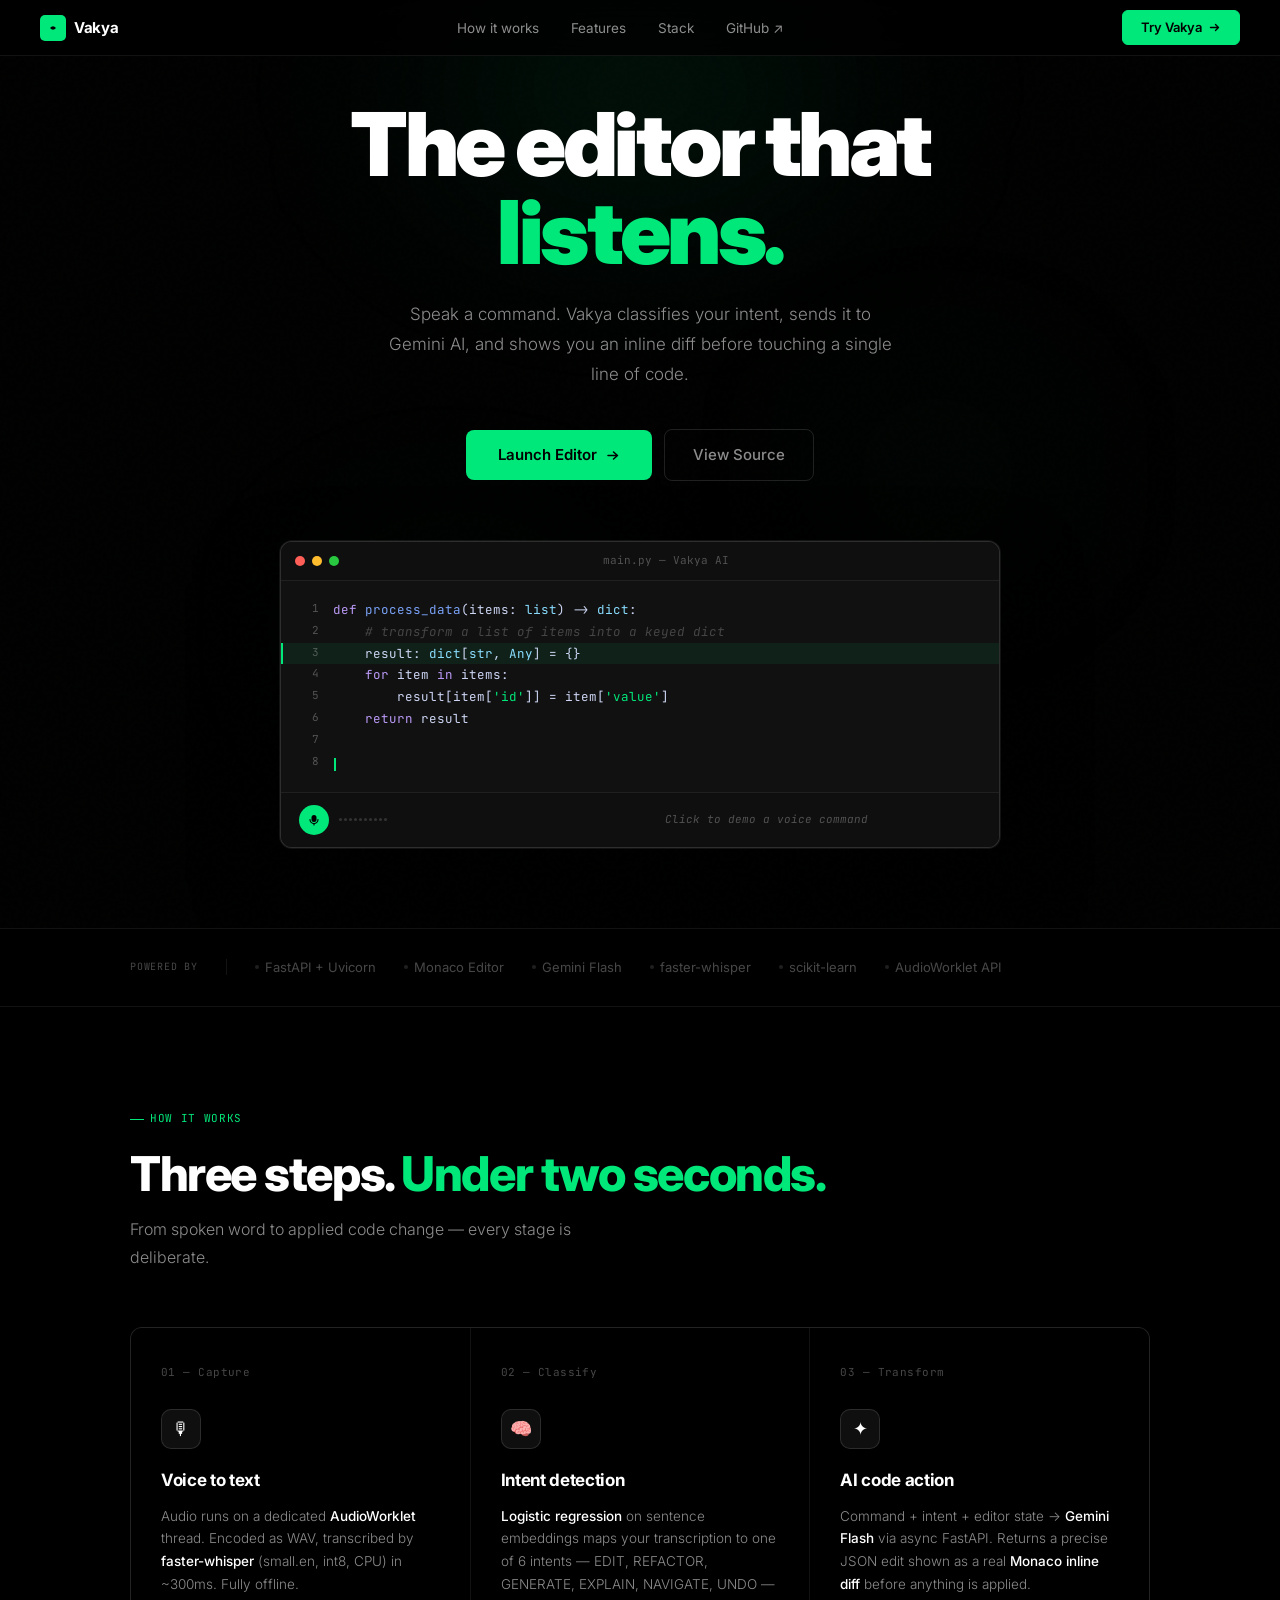
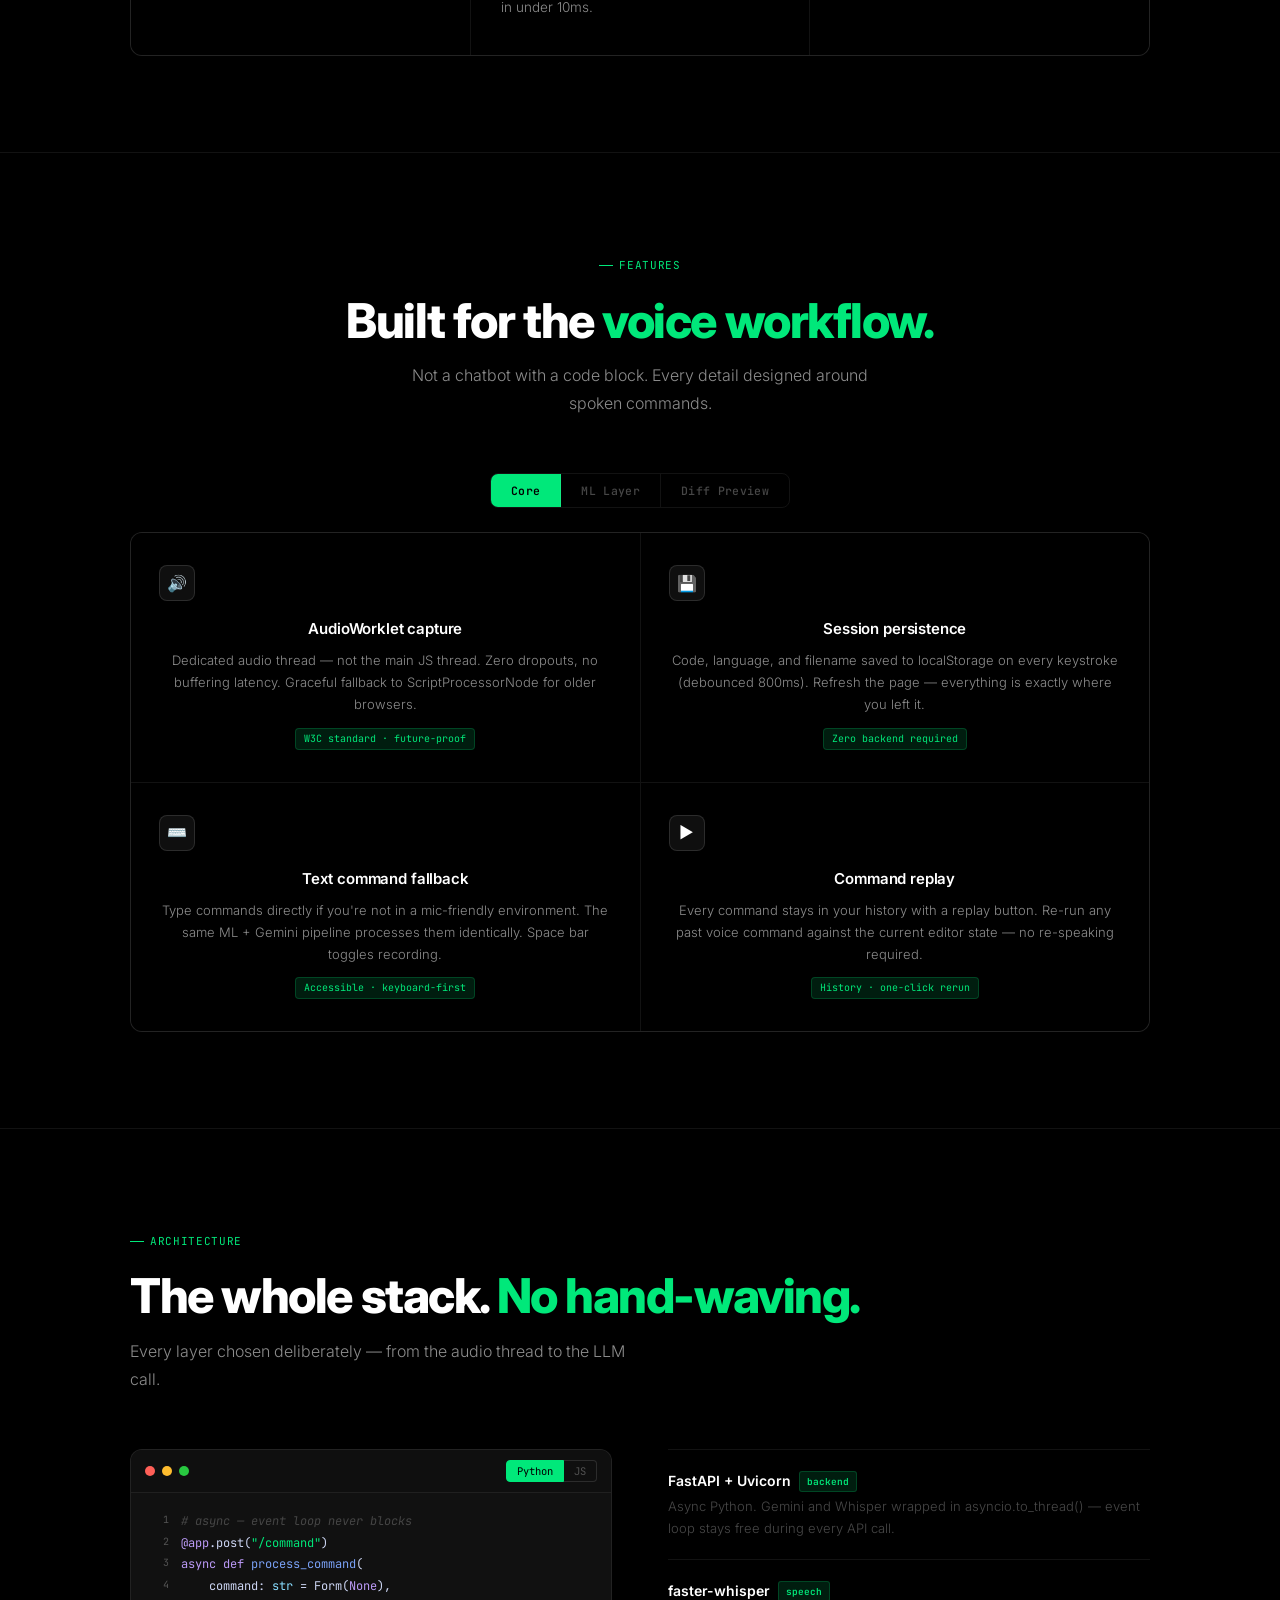
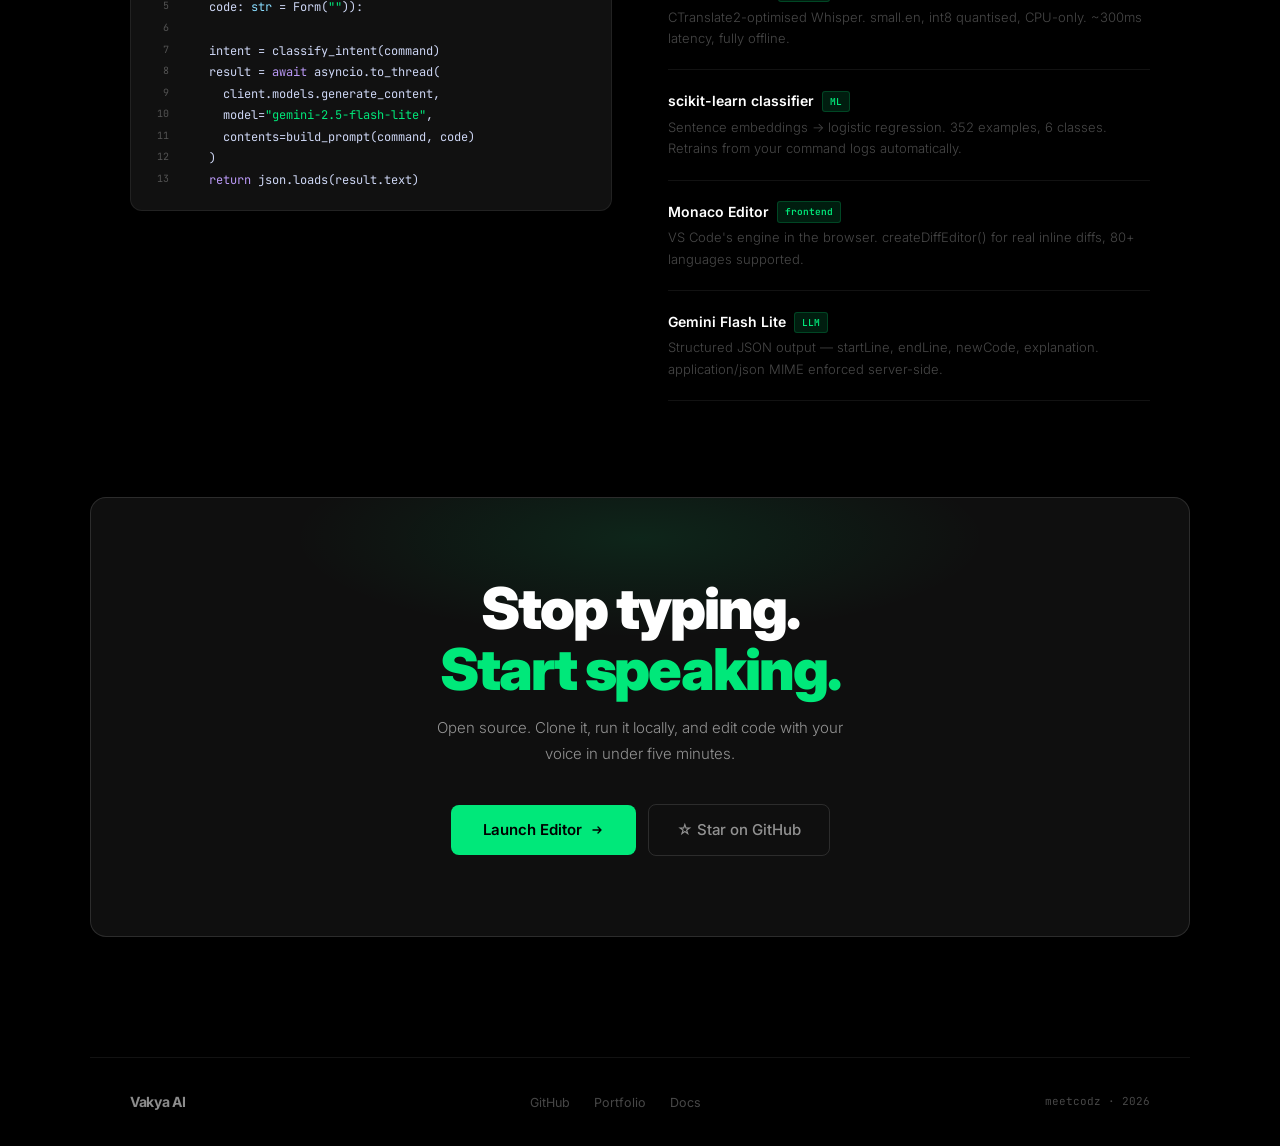
<file: index.html>
<!DOCTYPE html>
<html lang="en">
<head>
<meta charset="UTF-8">
<meta name="viewport" content="width=device-width, initial-scale=1.0">
<title>Vakya AI — Voice-Controlled Code Editor</title>
<link rel="icon" type="image/png" href="favicon.png">
<link rel="preconnect" href="https://fonts.googleapis.com">
<link rel="preconnect" href="https://fonts.gstatic.com" crossorigin>
<link href="https://fonts.googleapis.com/css2?family=Inter:wght@300;400;500;600;700;800;900&family=JetBrains+Mono:wght@400;500&display=swap" rel="stylesheet">
<style>
*,*::before,*::after{box-sizing:border-box;margin:0;padding:0}
html{scroll-behavior:smooth}

:root{
  --bg:#000000;
  --bg2:#080808;
  --bg3:#0f0f0f;
  --surface:#111111;
  --border:rgba(255,255,255,0.07);
  --border2:rgba(255,255,255,0.12);
  --text:#ffffff;
  --text2:rgba(255,255,255,0.55);
  --text3:rgba(255,255,255,0.28);
  --green:#00E87A;
  --green2:rgba(0,232,122,0.12);
  --green3:rgba(0,232,122,0.06);
  --glow:rgba(0,232,122,0.18);
  --body:'Inter',sans-serif;
  --mono:'JetBrains Mono',monospace;
}

body{
  background:var(--bg);
  color:var(--text);
  font-family:var(--body);
  font-size:15px;
  line-height:1.6;
  -webkit-font-smoothing:antialiased;
  overflow-x:hidden;
}

/* ── NAV ── */
nav{
  position:fixed;top:0;left:0;right:0;z-index:200;
  display:flex;align-items:center;justify-content:space-between;
  padding:0 40px;height:56px;
  background:rgba(0,0,0,0.75);
  backdrop-filter:blur(20px);
  border-bottom:1px solid var(--border);
}
.n-logo{
  display:flex;align-items:center;gap:8px;
  text-decoration:none;color:var(--text);
}
.n-logo-icon{
  width:26px;height:26px;border-radius:5px;
  background:var(--green);
  display:flex;align-items:center;justify-content:center;
  flex-shrink:0;
}
.n-logo-text{
  font-size:15px;font-weight:700;letter-spacing:-0.02em;
}
.n-links{
  display:flex;align-items:center;gap:32px;list-style:none;
}
.n-links a{
  font-size:13.5px;font-weight:400;color:var(--text2);
  text-decoration:none;transition:color .15s;
}
.n-links a:hover{color:var(--text);}
.n-right{display:flex;align-items:center;gap:10px;}

.btn-ghost{
  font-family:var(--body);font-size:13px;font-weight:500;
  padding:6px 16px;border-radius:6px;cursor:pointer;
  text-decoration:none;transition:all .15s;
  background:none;border:1px solid var(--border2);color:var(--text2);
}
.btn-ghost:hover{border-color:rgba(255,255,255,0.3);color:var(--text);}

.btn-green{
  font-family:var(--body);font-size:13px;font-weight:600;
  padding:6px 18px;border-radius:6px;cursor:pointer;
  text-decoration:none;transition:all .15s;
  background:var(--green);border:1px solid var(--green);
  color:#000;display:inline-flex;align-items:center;gap:6px;
}
.btn-green:hover{opacity:.88;transform:translateY(-1px);}

/* ── HERO ── */
.hero{
  position:relative;
  min-height:100vh;
  display:flex;flex-direction:column;
  align-items:center;justify-content:center;
  padding:100px 40px 80px;
  text-align:center;
  overflow:hidden;
}

/* glow blobs */
.glow-blob{
  position:absolute;pointer-events:none;border-radius:50%;
  filter:blur(100px);
  animation:blobpulse 6s ease-in-out infinite;
}
.glow-1{
  width:600px;height:300px;
  background:radial-gradient(ellipse,rgba(0,232,122,0.15) 0%,transparent 70%);
  top:-60px;left:50%;transform:translateX(-50%);
}
.glow-2{
  width:400px;height:200px;
  background:radial-gradient(ellipse,rgba(0,232,122,0.08) 0%,transparent 70%);
  bottom:200px;left:20%;
  animation-delay:2s;
}
.glow-3{
  width:300px;height:200px;
  background:radial-gradient(ellipse,rgba(0,150,80,0.1) 0%,transparent 70%);
  top:40%;right:15%;
  animation-delay:4s;
}
@keyframes blobpulse{
  0%,100%{opacity:1;transform:translateX(-50%) scale(1);}
  50%{opacity:.6;transform:translateX(-50%) scale(1.08);}
}
.glow-2{animation:blobpulse2 7s ease-in-out infinite;}
.glow-3{animation:blobpulse3 8s ease-in-out infinite;}
@keyframes blobpulse2{0%,100%{opacity:1;}50%{opacity:.4;}}
@keyframes blobpulse3{0%,100%{opacity:1;}50%{opacity:.5;}}

/* noise texture overlay */
.hero::before{
  content:'';position:absolute;inset:0;
  background-image:url("data:image/svg+xml,%3Csvg viewBox='0 0 256 256' xmlns='http://www.w3.org/2000/svg'%3E%3Cfilter id='noise'%3E%3CfeTurbulence type='fractalNoise' baseFrequency='0.9' numOctaves='4' stitchTiles='stitch'/%3E%3C/filter%3E%3Crect width='100%25' height='100%25' filter='url(%23noise)' opacity='0.03'/%3E%3C/svg%3E");
  pointer-events:none;opacity:.4;
}

.hero-badge{
  display:inline-flex;align-items:center;gap:7px;
  font-family:var(--mono);font-size:11px;font-weight:500;
  letter-spacing:.05em;
  color:var(--green);
  border:1px solid rgba(0,232,122,0.25);
  background:rgba(0,232,122,0.07);
  border-radius:20px;padding:5px 14px;
  margin-bottom:32px;position:relative;z-index:1;
}
.badge-dot{
  width:5px;height:5px;border-radius:50%;
  background:var(--green);
  animation:bdot 2s ease-in-out infinite;
}
@keyframes bdot{0%,100%{opacity:1;}50%{opacity:.3;}}

.hero h1{
  font-size:clamp(48px,7vw,88px);
  font-weight:900;
  line-height:1.0;
  letter-spacing:-0.04em;
  color:var(--text);
  max-width:900px;
  margin-bottom:24px;
  position:relative;z-index:1;
}

.h1-green{color:var(--green);}

/* word swap */
.word-swap{
  display:inline-block;
  position:relative;
}
.ws-inner{
  display:inline-block;
  overflow:hidden;
  vertical-align:bottom;
}
.ws-track{
  display:flex;flex-direction:column;
  animation:wsroll 9s steps(1) infinite;
}
@keyframes wsroll{
  0%,30%  {transform:translateY(0%);}
  33%,63% {transform:translateY(-33.33%);}
  66%,96% {transform:translateY(-66.66%);}
  100%    {transform:translateY(0%);}
}
.ws-word{
  display:block;
  line-height:1.0;
  white-space:nowrap;
}

.hero-desc{
  font-size:17px;font-weight:300;
  color:var(--text2);line-height:1.75;
  max-width:520px;margin:0 auto 40px;
  position:relative;z-index:1;
}

.hero-actions{
  display:flex;align-items:center;justify-content:center;
  gap:12px;flex-wrap:wrap;
  margin-bottom:60px;position:relative;z-index:1;
}

.btn-hero-green{
  font-family:var(--body);font-size:15px;font-weight:600;
  padding:13px 32px;border-radius:8px;
  background:var(--green);border:none;color:#000;
  cursor:pointer;text-decoration:none;
  display:inline-flex;align-items:center;gap:8px;
  transition:opacity .15s,transform .15s,box-shadow .2s;
  box-shadow:0 0 0 0 rgba(0,232,122,0);
}
.btn-hero-green:hover{
  opacity:.9;transform:translateY(-2px);
  box-shadow:0 8px 32px rgba(0,232,122,0.3);
}

.btn-hero-outline{
  font-family:var(--body);font-size:15px;font-weight:500;
  padding:13px 28px;border-radius:8px;
  background:none;border:1px solid var(--border2);color:var(--text2);
  cursor:pointer;text-decoration:none;
  transition:all .15s;
}
.btn-hero-outline:hover{border-color:rgba(255,255,255,.3);color:var(--text);}

/* ── Hero terminal ── */
.hero-terminal{
  width:100%;max-width:720px;
  background:var(--surface);
  border:1px solid var(--border2);
  border-radius:12px;overflow:hidden;
  box-shadow:0 0 0 1px var(--border),0 40px 80px rgba(0,0,0,.6);
  position:relative;z-index:1;
  text-align:left;
}

.ht-bar{
  display:flex;align-items:center;gap:7px;
  padding:10px 14px;
  border-bottom:1px solid var(--border);
  background:var(--bg3);
}
.ht-dot{width:10px;height:10px;border-radius:50%;}
.ht-r{background:#FF5F57;}.ht-y{background:#FEBC2E;}.ht-g{background:#28C840;}
.ht-title{
  font-family:var(--mono);font-size:11px;
  color:var(--text3);margin:0 auto;
}

.ht-body{
  padding:18px 20px;
  font-family:var(--mono);font-size:12.5px;line-height:1.75;
}

.hl{display:flex;gap:14px;}
.ln{color:var(--text3);min-width:18px;text-align:right;user-select:none;flex-shrink:0;font-size:11px;}
.kw{color:#bb9af7;}
.fn{color:#7aa2f7;}
.st{color:var(--green);}
.cm{color:rgba(255,255,255,.22);font-style:italic;}
.ty{color:#89ddff;}
.pl{color:#cdd6f4;}
.nm{color:#ff9e64;}

.hl-active{
  background:rgba(0,232,122,0.07);
  border-left:2px solid var(--green);
  margin:0 -20px;padding:0 20px 0 18px;
}

.cur{
  display:inline-block;width:2px;height:13px;
  background:var(--green);vertical-align:text-bottom;
  margin-left:1px;animation:cur .9s step-end infinite;
}
@keyframes cur{50%{opacity:0;}}

/* voice row */
.ht-voice{
  border-top:1px solid var(--border);
  padding:12px 18px;
  display:flex;align-items:center;gap:10px;
  background:var(--bg3);
}
.hv-mic{
  width:30px;height:30px;border-radius:50%;
  background:var(--green);border:none;cursor:pointer;
  display:flex;align-items:center;justify-content:center;
  flex-shrink:0;transition:transform .15s,box-shadow .2s;
}
.hv-mic:hover{transform:scale(1.1);}
.hv-mic.on{box-shadow:0 0 0 6px rgba(0,232,122,.18);}

.hv-bars{display:flex;align-items:center;gap:2.5px;flex:1;}
.hv-bar{
  width:2.5px;height:3px;border-radius:2px;
  background:rgba(255,255,255,.15);transition:height .08s;
}
.hv-bar.lit{
  background:var(--green);opacity:.8;
  animation:hvwave .65s ease-in-out infinite;
}
.hv-bar:nth-child(2){animation-delay:.08s;}
.hv-bar:nth-child(3){animation-delay:.16s;}
.hv-bar:nth-child(4){animation-delay:.24s;}
.hv-bar:nth-child(5){animation-delay:.32s;}
.hv-bar:nth-child(6){animation-delay:.24s;}
.hv-bar:nth-child(7){animation-delay:.16s;}
.hv-bar:nth-child(8){animation-delay:.08s;}
.hv-bar:nth-child(9){animation-delay:.16s;}
.hv-bar:nth-child(10){animation-delay:.24s;}
@keyframes hvwave{0%,100%{height:3px;}50%{height:16px;}}

.hv-text{
  font-family:var(--mono);font-size:11px;
  color:var(--text3);font-style:italic;
  flex:1;overflow:hidden;text-overflow:ellipsis;white-space:nowrap;
}
.hv-tag{
  font-family:var(--mono);font-size:10px;font-weight:500;
  padding:2px 8px;border-radius:4px;
  background:rgba(0,232,122,.12);color:var(--green);
  border:1px solid rgba(0,232,122,.25);
  flex-shrink:0;display:none;
}

/* ── DIVIDER ── */
.divider{border:none;border-top:1px solid var(--border);}

/* ── STACK STRIP ── */
.stack-strip{
  max-width:1100px;margin:0 auto;
  padding:28px 40px;
  display:flex;align-items:center;gap:0;
}
.ss-label{
  font-family:var(--mono);font-size:10px;
  letter-spacing:.08em;text-transform:uppercase;
  color:var(--text3);flex-shrink:0;
  padding-right:28px;border-right:1px solid var(--border);
  margin-right:28px;
}
.ss-items{
  display:flex;align-items:center;gap:28px;flex-wrap:wrap;
}
.ss-item{
  font-size:13px;font-weight:400;color:var(--text3);
  display:flex;align-items:center;gap:6px;
  transition:color .15s;
}
.ss-item:hover{color:var(--text2);}
.ss-dot{width:4px;height:4px;border-radius:50%;background:var(--border2);}

/* ── SECTION ── */
.section{
  max-width:1100px;margin:0 auto;
  padding:96px 40px;
}
.section-center{text-align:center;}

.s-tag{
  display:inline-flex;align-items:center;gap:6px;
  font-family:var(--mono);font-size:11px;letter-spacing:.06em;
  text-transform:uppercase;color:var(--green);
  margin-bottom:20px;
}
.s-tag::before{
  content:'';width:14px;height:1px;background:var(--green);
}

.s-h{
  font-size:clamp(30px,3.8vw,48px);font-weight:800;
  line-height:1.1;letter-spacing:-0.03em;
  color:var(--text);margin-bottom:14px;
}
.s-h span{color:var(--green);}

.s-p{
  font-size:16px;font-weight:300;
  color:var(--text2);line-height:1.75;
  max-width:500px;
}
.section-center .s-p{margin:0 auto;}

/* ── HOW GRID ── */
.how-grid{
  display:grid;grid-template-columns:repeat(3,1fr);
  gap:1px;background:var(--border);
  border:1px solid var(--border);border-radius:12px;
  overflow:hidden;margin-top:56px;
}
.how-card{
  background:var(--bg);
  padding:36px 30px;
  transition:background .2s;
}
.how-card:hover{background:var(--bg3);}

.hw-num{
  font-family:var(--mono);font-size:11px;
  color:var(--text3);margin-bottom:28px;
  letter-spacing:.04em;
}
.hw-icon{
  width:40px;height:40px;border-radius:10px;
  border:1px solid var(--border2);
  background:var(--bg3);
  display:flex;align-items:center;justify-content:center;
  font-size:18px;margin-bottom:18px;
}
.hw-title{
  font-size:17px;font-weight:700;
  letter-spacing:-0.02em;color:var(--text);
  margin-bottom:10px;
}
.hw-desc{
  font-size:13.5px;font-weight:300;
  color:var(--text2);line-height:1.7;
}
.hw-desc strong{color:var(--text);font-weight:500;}

/* ── FEATURE TABS ── */
.feat-tabs{
  display:flex;align-items:center;gap:0;
  border:1px solid var(--border);border-radius:8px;
  overflow:hidden;width:fit-content;margin:56px auto 0;
}
.feat-tab{
  font-family:var(--mono);font-size:11.5px;font-weight:500;
  letter-spacing:.03em;
  padding:9px 20px;background:none;border:none;
  color:var(--text3);cursor:pointer;transition:all .15s;
  border-right:1px solid var(--border);
}
.feat-tab:last-child{border-right:none;}
.feat-tab:hover{color:var(--text);background:var(--bg3);}
.feat-tab.active{background:var(--green);color:#000;font-weight:600;}

.feat-panels{margin-top:24px;}
.feat-panel{display:none;}
.feat-panel.active{display:block;}

/* card container */
.feat-cards{
  display:grid;grid-template-columns:repeat(2,1fr);gap:1px;
  background:var(--border);border:1px solid var(--border);
  border-radius:12px;overflow:hidden;
}
.feat-card{
  background:var(--bg);padding:32px 28px;
  transition:background .2s;
}
.feat-card:hover{background:var(--bg3);}
.feat-card.wide{grid-column:span 2;}

.fc-icon{
  width:36px;height:36px;border-radius:8px;
  border:1px solid var(--border2);background:var(--bg3);
  display:flex;align-items:center;justify-content:center;
  font-size:16px;margin-bottom:16px;
}
.fc-title{
  font-size:15px;font-weight:600;letter-spacing:-0.01em;
  color:var(--text);margin-bottom:8px;
}
.fc-desc{
  font-size:13px;font-weight:300;color:var(--text2);line-height:1.7;
}
.fc-tag{
  display:inline-flex;align-items:center;gap:5px;
  font-family:var(--mono);font-size:10px;
  color:var(--green);background:var(--green2);
  border:1px solid rgba(0,232,122,.2);
  border-radius:4px;padding:2px 8px;margin-top:12px;
}

/* full panel — diff preview */
.diff-container{
  background:var(--surface);border:1px solid var(--border);
  border-radius:10px;overflow:hidden;margin-top:20px;
}
.diff-topbar{
  display:flex;align-items:center;gap:7px;
  padding:10px 14px;border-bottom:1px solid var(--border);
  background:var(--bg3);
}
.diff-body{
  padding:18px 20px;
  font-family:var(--mono);font-size:12px;line-height:1.8;
}
.d-rm{
  background:rgba(239,68,68,.07);color:#f87171;
  margin:0 -20px;padding:0 20px;
  border-left:2px solid rgba(239,68,68,.4);
  padding-left:18px;
}
.d-add{
  background:rgba(0,232,122,.07);color:var(--green);
  margin:0 -20px;padding:0 20px;
  border-left:2px solid rgba(0,232,122,.35);
  padding-left:18px;
}
.d-ctx{color:rgba(255,255,255,.35);}
.d-gu{display:inline-block;width:24px;font-size:10px;color:var(--text3);}

/* ML panel */
.ml-container{
  background:var(--surface);border:1px solid var(--border);
  border-radius:10px;overflow:hidden;margin-top:20px;
  padding:24px;
}
.ml-head{
  font-family:var(--mono);font-size:10px;letter-spacing:.08em;
  text-transform:uppercase;color:var(--text3);margin-bottom:20px;
}
.ml-row{display:flex;align-items:center;gap:10px;margin-bottom:12px;}
.ml-row:last-child{margin-bottom:0;}
.ml-lbl{font-family:var(--mono);font-size:11px;color:var(--text2);width:72px;flex-shrink:0;}
.ml-trk{flex:1;height:4px;background:var(--bg3);border-radius:2px;overflow:hidden;}
.ml-fill{height:100%;background:var(--green);border-radius:2px;transform-origin:left;animation:mlfill 1.2s cubic-bezier(.22,1,.36,1) both;}
@keyframes mlfill{from{transform:scaleX(0);}}
.ml-pct{font-family:var(--mono);font-size:10px;color:var(--text3);width:30px;text-align:right;}

/* ── STACK SECTION ── */
.stack-layout{
  display:grid;grid-template-columns:1fr 1fr;
  gap:56px;align-items:start;margin-top:56px;
}
.sc-block{
  background:var(--surface);border:1px solid var(--border);
  border-radius:12px;overflow:hidden;
}
.sc-top{
  display:flex;align-items:center;gap:7px;
  padding:10px 14px;border-bottom:1px solid var(--border);
  background:var(--bg3);
}
.sc-tabs{display:flex;gap:0;margin-left:auto;}
.sc-tab{
  font-family:var(--mono);font-size:10.5px;
  padding:3px 10px;border:1px solid var(--border2);
  background:none;color:var(--text3);cursor:pointer;
  transition:all .15s;
}
.sc-tab:first-child{border-radius:4px 0 0 4px;}
.sc-tab:last-child{border-radius:0 4px 4px 0;border-left:none;}
.sc-tab.active{background:var(--green);border-color:var(--green);color:#000;}
.sc-body{
  padding:18px 20px;font-family:var(--mono);
  font-size:12px;line-height:1.8;color:#cdd6f4;min-height:260px;
}
.sc-line{display:flex;gap:12px;}
.sc-ln{color:var(--text3);min-width:18px;text-align:right;user-select:none;flex-shrink:0;font-size:10px;}

.stack-list{display:flex;flex-direction:column;gap:0;}
.si{
  padding:20px 0;border-bottom:1px solid var(--border);
  transition:padding-left .2s;
}
.si:first-child{border-top:1px solid var(--border);}
.si:hover{padding-left:6px;}
.si-name{
  font-size:14px;font-weight:600;color:var(--text);
  margin-bottom:4px;display:flex;align-items:center;gap:8px;
}
.si-badge{
  font-family:var(--mono);font-size:9.5px;
  padding:2px 7px;border-radius:3px;
  background:var(--green2);color:var(--green);
  border:1px solid rgba(0,232,122,.2);
}
.si-desc{font-size:13px;font-weight:300;color:var(--text3);line-height:1.65;}

/* ── CTA ── */
.cta-section{
  padding:0 40px 120px;
}
.cta-card{
  max-width:1100px;margin:0 auto;
  border:1px solid var(--border2);border-radius:16px;
  padding:80px 64px;text-align:center;
  background:var(--bg3);position:relative;overflow:hidden;
}
.cta-glow{
  position:absolute;width:700px;height:200px;
  background:radial-gradient(ellipse,rgba(0,232,122,.1) 0%,transparent 70%);
  top:-60px;left:50%;transform:translateX(-50%);
  pointer-events:none;
}
.cta-h{
  font-size:clamp(34px,4.5vw,58px);font-weight:900;
  letter-spacing:-0.035em;line-height:1.05;
  color:var(--text);margin-bottom:16px;
  position:relative;
}
.cta-h span{color:var(--green);}
.cta-p{
  font-size:15px;font-weight:300;color:var(--text2);
  max-width:440px;margin:0 auto 36px;line-height:1.75;
  position:relative;
}
.cta-actions{
  display:flex;align-items:center;justify-content:center;
  gap:12px;flex-wrap:wrap;position:relative;
}

/* ── FOOTER ── */
footer{
  border-top:1px solid var(--border);
  padding:32px 40px;
  display:flex;align-items:center;justify-content:space-between;
  max-width:1100px;margin:0 auto;
}
.foot-logo{
  font-size:14px;font-weight:700;letter-spacing:-0.02em;
  color:var(--text2);text-decoration:none;
}
.foot-links{display:flex;gap:24px;list-style:none;}
.foot-links a{
  font-size:12.5px;color:var(--text3);text-decoration:none;transition:color .15s;
}
.foot-links a:hover{color:var(--text2);}
.foot-copy{font-family:var(--mono);font-size:11px;color:var(--text3);}

/* ── REVEAL ── */
.reveal{opacity:0;transform:translateY(18px);transition:opacity .6s ease,transform .6s ease;}
.reveal.on{opacity:1;transform:none;}

/* ── RESPONSIVE ── */
@media(max-width:900px){
  nav{padding:0 20px;}
  .n-links{display:none;}
  .hero{padding:90px 20px 60px;}
  .hero h1{font-size:clamp(40px,10vw,64px);}
  .stack-strip{padding:20px;flex-direction:column;align-items:flex-start;gap:12px;}
  .ss-label{border:none;padding:0;margin:0;}
  .section{padding:64px 20px;}
  .how-grid{grid-template-columns:1fr;}
  .feat-cards{grid-template-columns:1fr;}
  .feat-card.wide{grid-column:span 1;}
  .stack-layout{grid-template-columns:1fr;}
  .cta-section{padding:0 20px 64px;}
  .cta-card{padding:48px 24px;}
  footer{flex-direction:column;gap:16px;text-align:center;padding:24px 20px;}
}
@media(prefers-reduced-motion:reduce){
  *{animation:none!important;transition:none!important;}
}
</style>
</head>
<body>

<!-- NAV -->
<nav>
  <a href="index.html" class="n-logo">
    <div class="n-logo-icon">
      <svg width="14" height="14" viewBox="0 0 14 14" fill="none">
        <path d="M4 7 Q7 3.5 10 7 Q7 10.5 4 7Z" fill="#000"/>
      </svg>
    </div>
    <span class="n-logo-text">Vakya</span>
  </a>
  <ul class="n-links">
    <li><a href="#how">How it works</a></li>
    <li><a href="#features">Features</a></li>
    <li><a href="#stack">Stack</a></li>
    <li><a href="https://github.com/meetcodz/Vakya-Ai" target="_blank">GitHub ↗</a></li>
  </ul>
  <div class="n-right">
    <a href="editor.html" class="btn-green">
      Try Vakya
      <svg width="13" height="13" viewBox="0 0 13 13" fill="none">
        <path d="M2.5 6.5h8M7.5 3.5l3 3-3 3" stroke="currentColor" stroke-width="1.4" stroke-linecap="round" stroke-linejoin="round"/>
      </svg>
    </a>
  </div>
</nav>

<!-- HERO -->
<section class="hero">
  <div class="glow-blob glow-1"></div>
  <div class="glow-blob glow-2"></div>
  <div class="glow-blob glow-3"></div>


  <h1>
    The editor that<br>
    <span class="h1-green">
      <span class="word-swap">
        <span class="ws-inner" style="height:1em;">
          <span class="ws-track">
            <span class="ws-word">listens.</span>
            <span class="ws-word">understands.</span>
            <span class="ws-word">transforms.</span>
          </span>
        </span>
      </span>
    </span>
  </h1>

  <p class="hero-desc">
    Speak a command. Vakya classifies your intent, sends it to Gemini AI, and shows you an inline diff before touching a single line of code.
  </p>

  <div class="hero-actions">
    <a href="editor.html" class="btn-hero-green">
      Launch Editor
      <svg width="15" height="15" viewBox="0 0 15 15" fill="none">
        <path d="M3 7.5h9M8.5 4l4 3.5-4 3.5" stroke="currentColor" stroke-width="1.5" stroke-linecap="round" stroke-linejoin="round"/>
      </svg>
    </a>
    <a href="https://github.com/meetcodz/Vakya-Ai" class="btn-hero-outline" target="_blank">View Source</a>
  </div>

  <!-- Terminal -->
  <div class="hero-terminal">
    <div class="ht-bar">
      <div class="ht-dot ht-r"></div>
      <div class="ht-dot ht-y"></div>
      <div class="ht-dot ht-g"></div>
      <span class="ht-title">main.py — Vakya AI</span>
    </div>
    <div class="ht-body">
      <div class="hl"><span class="ln">1</span><span><span class="kw">def</span> <span class="fn">process_data</span><span class="pl">(items: </span><span class="ty">list</span><span class="pl">) -> </span><span class="ty">dict</span><span class="pl">:</span></span></div>
      <div class="hl"><span class="ln">2</span><span class="cm">&nbsp;&nbsp;&nbsp;&nbsp;# transform a list of items into a keyed dict</span></div>
      <div class="hl hl-active"><span class="ln">3</span><span class="pl">&nbsp;&nbsp;&nbsp;&nbsp;result: <span class="ty">dict</span>[<span class="ty">str</span>, <span class="ty">Any</span>] = {}</span></div>
      <div class="hl"><span class="ln">4</span><span class="pl">&nbsp;&nbsp;&nbsp;&nbsp;<span class="kw">for</span> item <span class="kw">in</span> items:</span></div>
      <div class="hl"><span class="ln">5</span><span class="pl">&nbsp;&nbsp;&nbsp;&nbsp;&nbsp;&nbsp;&nbsp;&nbsp;result[item[<span class="st">'id'</span>]] = item[<span class="st">'value'</span>]</span></div>
      <div class="hl"><span class="ln">6</span><span class="pl">&nbsp;&nbsp;&nbsp;&nbsp;<span class="kw">return</span> result</span></div>
      <div class="hl"><span class="ln">7</span><span>&nbsp;</span></div>
      <div class="hl"><span class="ln">8</span><span class="pl"><span class="cur"></span></span></div>
    </div>
    <div class="ht-voice">
      <button class="hv-mic" id="hmicbtn">
        <svg width="12" height="12" viewBox="0 0 12 12" fill="none">
          <rect x="3.5" y="1" width="5" height="7" rx="2.5" fill="#000"/>
          <path d="M2 5.5a4 4 0 008 0" stroke="#000" stroke-width="1.2" stroke-linecap="round" fill="none"/>
          <line x1="6" y1="9.5" x2="6" y2="11" stroke="#000" stroke-width="1.2" stroke-linecap="round"/>
        </svg>
      </button>
      <div class="hv-bars" id="hvbars">
        <div class="hv-bar"></div><div class="hv-bar"></div><div class="hv-bar"></div>
        <div class="hv-bar"></div><div class="hv-bar"></div><div class="hv-bar"></div>
        <div class="hv-bar"></div><div class="hv-bar"></div><div class="hv-bar"></div>
        <div class="hv-bar"></div>
      </div>
      <div class="hv-text" id="hvtext">Click to demo a voice command</div>
      <div class="hv-tag" id="hvtag">EDIT</div>
    </div>
  </div>
</section>

<hr class="divider">

<!-- STACK STRIP -->
<div class="stack-strip">
  <div class="ss-label">Powered by</div>
  <div class="ss-items">
    <div class="ss-item"><span class="ss-dot"></span>FastAPI + Uvicorn</div>
    <div class="ss-item"><span class="ss-dot"></span>Monaco Editor</div>
    <div class="ss-item"><span class="ss-dot"></span>Gemini Flash</div>
    <div class="ss-item"><span class="ss-dot"></span>faster-whisper</div>
    <div class="ss-item"><span class="ss-dot"></span>scikit-learn</div>
    <div class="ss-item"><span class="ss-dot"></span>AudioWorklet API</div>
  </div>
</div>

<hr class="divider">

<!-- HOW IT WORKS -->
<section class="section reveal" id="how">
  <div class="s-tag">How it works</div>
  <h2 class="s-h">Three steps. <span>Under two seconds.</span></h2>
  <p class="s-p">From spoken word to applied code change — every stage is deliberate.</p>

  <div class="how-grid">
    <div class="how-card">
      <div class="hw-num">01 — Capture</div>
      <div class="hw-icon">🎙</div>
      <div class="hw-title">Voice to text</div>
      <div class="hw-desc">Audio runs on a dedicated <strong>AudioWorklet</strong> thread. Encoded as WAV, transcribed by <strong>faster-whisper</strong> (small.en, int8, CPU) in ~300ms. Fully offline.</div>
    </div>
    <div class="how-card">
      <div class="hw-num">02 — Classify</div>
      <div class="hw-icon">🧠</div>
      <div class="hw-title">Intent detection</div>
      <div class="hw-desc"><strong>Logistic regression</strong> on sentence embeddings maps your transcription to one of 6 intents — EDIT, REFACTOR, GENERATE, EXPLAIN, NAVIGATE, UNDO — in under 10ms.</div>
    </div>
    <div class="how-card">
      <div class="hw-num">03 — Transform</div>
      <div class="hw-icon">✦</div>
      <div class="hw-title">AI code action</div>
      <div class="hw-desc">Command + intent + editor state → <strong>Gemini Flash</strong> via async FastAPI. Returns a precise JSON edit shown as a real <strong>Monaco inline diff</strong> before anything is applied.</div>
    </div>
  </div>
</section>

<hr class="divider">

<!-- FEATURES -->
<section class="section section-center reveal" id="features">
  <div class="s-tag">Features</div>
  <h2 class="s-h">Built for the <span>voice workflow.</span></h2>
  <p class="s-p">Not a chatbot with a code block. Every detail designed around spoken commands.</p>

  <div class="feat-tabs">
    <button class="feat-tab active" data-panel="core">Core</button>
    <button class="feat-tab" data-panel="ml">ML Layer</button>
    <button class="feat-tab" data-panel="diff">Diff Preview</button>
  </div>

  <div class="feat-panels">
    <!-- CORE -->
    <div class="feat-panel active" id="fp-core">
      <div class="feat-cards">
        <div class="feat-card">
          <div class="fc-icon">🔊</div>
          <div class="fc-title">AudioWorklet capture</div>
          <div class="fc-desc">Dedicated audio thread — not the main JS thread. Zero dropouts, no buffering latency. Graceful fallback to ScriptProcessorNode for older browsers.</div>
          <div class="fc-tag">W3C standard · future-proof</div>
        </div>
        <div class="feat-card">
          <div class="fc-icon">💾</div>
          <div class="fc-title">Session persistence</div>
          <div class="fc-desc">Code, language, and filename saved to localStorage on every keystroke (debounced 800ms). Refresh the page — everything is exactly where you left it.</div>
          <div class="fc-tag">Zero backend required</div>
        </div>
        <div class="feat-card">
          <div class="fc-icon">⌨️</div>
          <div class="fc-title">Text command fallback</div>
          <div class="fc-desc">Type commands directly if you're not in a mic-friendly environment. The same ML + Gemini pipeline processes them identically. Space bar toggles recording.</div>
          <div class="fc-tag">Accessible · keyboard-first</div>
        </div>
        <div class="feat-card">
          <div class="fc-icon">▶</div>
          <div class="fc-title">Command replay</div>
          <div class="fc-desc">Every command stays in your history with a replay button. Re-run any past voice command against the current editor state — no re-speaking required.</div>
          <div class="fc-tag">History · one-click rerun</div>
        </div>
      </div>
    </div>

    <!-- ML -->
    <div class="feat-panel" id="fp-ml">
      <div class="ml-container" style="max-width:560px;margin:20px auto 0;">
        <div class="ml-head">Intent classifier · per-class F1 (352 training examples)</div>
        <div class="ml-row"><div class="ml-lbl">UNDO</div><div class="ml-trk"><div class="ml-fill" style="width:97%;"></div></div><div class="ml-pct">97%</div></div>
        <div class="ml-row"><div class="ml-lbl">GENERATE</div><div class="ml-trk"><div class="ml-fill" style="width:96%;animation-delay:.1s"></div></div><div class="ml-pct">96%</div></div>
        <div class="ml-row"><div class="ml-lbl">EDIT</div><div class="ml-trk"><div class="ml-fill" style="width:94%;animation-delay:.15s"></div></div><div class="ml-pct">94%</div></div>
        <div class="ml-row"><div class="ml-lbl">NAVIGATE</div><div class="ml-trk"><div class="ml-fill" style="width:92%;animation-delay:.2s"></div></div><div class="ml-pct">92%</div></div>
        <div class="ml-row"><div class="ml-lbl">REFACTOR</div><div class="ml-trk"><div class="ml-fill" style="width:91%;animation-delay:.25s"></div></div><div class="ml-pct">91%</div></div>
        <div class="ml-row"><div class="ml-lbl">EXPLAIN</div><div class="ml-trk"><div class="ml-fill" style="width:88%;animation-delay:.3s"></div></div><div class="ml-pct">88%</div></div>
      </div>
      <div style="text-align:center;margin-top:16px;">
        <span style="font-family:var(--mono);font-size:11px;color:var(--text3);">sentence-transformers → logistic regression · retrains from command logs</span>
      </div>
    </div>

    <!-- DIFF -->
    <div class="feat-panel" id="fp-diff">
      <div class="diff-container" style="max-width:640px;margin:0 auto;">
        <div class="diff-topbar">
          <div class="ht-dot ht-r"></div><div class="ht-dot ht-y"></div><div class="ht-dot ht-g"></div>
          <span style="font-family:var(--mono);font-size:11px;color:var(--text3);margin-left:8px;">Monaco DiffEditor · inline · lines 3–4</span>
        </div>
        <div class="diff-body">
          <div class="d-ctx"><span class="d-gu"> 1</span>def process_data(items):</div>
          <div class="d-ctx"><span class="d-gu"> 2</span>&nbsp;&nbsp;&nbsp;&nbsp;# transform items into a keyed dict</div>
          <div class="d-rm"><span class="d-gu">-3</span>&nbsp;&nbsp;&nbsp;&nbsp;result = {}</div>
          <div class="d-add"><span class="d-gu">+3</span>&nbsp;&nbsp;&nbsp;&nbsp;result: dict[str, Any] = {}</div>
          <div class="d-rm"><span class="d-gu">-4</span>&nbsp;&nbsp;&nbsp;&nbsp;result[item['id']] = item['val']</div>
          <div class="d-add"><span class="d-gu">+4</span>&nbsp;&nbsp;&nbsp;&nbsp;result[item['id']]: Any = item['val']</div>
          <div class="d-ctx"><span class="d-gu"> 5</span>&nbsp;&nbsp;&nbsp;&nbsp;return result</div>
        </div>
      </div>
      <div style="text-align:center;margin-top:14px;">
        <span style="font-family:var(--mono);font-size:11px;color:var(--text3);">monaco.editor.createDiffEditor() · accept or discard before anything is applied</span>
      </div>
    </div>
  </div>
</section>

<hr class="divider">

<!-- STACK -->
<section class="section reveal" id="stack">
  <div class="s-tag">Architecture</div>
  <h2 class="s-h">The whole stack. <span>No hand-waving.</span></h2>
  <p class="s-p">Every layer chosen deliberately — from the audio thread to the LLM call.</p>

  <div class="stack-layout">
    <div class="sc-block">
      <div class="sc-top">
        <div class="ht-dot ht-r"></div><div class="ht-dot ht-y"></div><div class="ht-dot ht-g"></div>
        <div class="sc-tabs">
          <button class="sc-tab active" data-lang="py">Python</button>
          <button class="sc-tab" data-lang="js">JS</button>
        </div>
      </div>
      <div class="sc-body" id="sc-body">
        <div class="sc-line"><span class="sc-ln">1</span><span><span class="cm"># async — event loop never blocks</span></span></div>
        <div class="sc-line"><span class="sc-ln">2</span><span><span class="kw">@app</span><span class="pl">.post(<span class="st">"/command"</span>)</span></span></div>
        <div class="sc-line"><span class="sc-ln">3</span><span><span class="kw">async def</span> <span class="fn">process_command</span><span class="pl">(</span></span></div>
        <div class="sc-line"><span class="sc-ln">4</span><span class="pl">&nbsp;&nbsp;&nbsp;&nbsp;command: <span class="ty">str</span> = Form(<span class="kw">None</span>),</span></div>
        <div class="sc-line"><span class="sc-ln">5</span><span class="pl">&nbsp;&nbsp;&nbsp;&nbsp;code: <span class="ty">str</span> = Form(<span class="st">""</span>)):</span></div>
        <div class="sc-line"><span class="sc-ln">6</span><span>&nbsp;</span></div>
        <div class="sc-line"><span class="sc-ln">7</span><span class="pl">&nbsp;&nbsp;&nbsp;&nbsp;intent = classify_intent(command)</span></div>
        <div class="sc-line"><span class="sc-ln">8</span><span class="pl">&nbsp;&nbsp;&nbsp;&nbsp;result = <span class="kw">await</span> asyncio.to_thread(</span></div>
        <div class="sc-line"><span class="sc-ln">9</span><span class="pl">&nbsp;&nbsp;&nbsp;&nbsp;&nbsp;&nbsp;client.models.generate_content,</span></div>
        <div class="sc-line"><span class="sc-ln">10</span><span class="pl">&nbsp;&nbsp;&nbsp;&nbsp;&nbsp;&nbsp;model=<span class="st">"gemini-2.5-flash-lite"</span>,</span></div>
        <div class="sc-line"><span class="sc-ln">11</span><span class="pl">&nbsp;&nbsp;&nbsp;&nbsp;&nbsp;&nbsp;contents=build_prompt(command, code)</span></div>
        <div class="sc-line"><span class="sc-ln">12</span><span class="pl">&nbsp;&nbsp;&nbsp;&nbsp;)</span></div>
        <div class="sc-line"><span class="sc-ln">13</span><span class="pl">&nbsp;&nbsp;&nbsp;&nbsp;<span class="kw">return</span> json.loads(result.text)</span></div>
      </div>
    </div>

    <div class="stack-list">
      <div class="si">
        <div class="si-name">FastAPI + Uvicorn <span class="si-badge">backend</span></div>
        <div class="si-desc">Async Python. Gemini and Whisper wrapped in asyncio.to_thread() — event loop stays free during every API call.</div>
      </div>
      <div class="si">
        <div class="si-name">faster-whisper <span class="si-badge">speech</span></div>
        <div class="si-desc">CTranslate2-optimised Whisper. small.en, int8 quantised, CPU-only. ~300ms latency, fully offline.</div>
      </div>
      <div class="si">
        <div class="si-name">scikit-learn classifier <span class="si-badge">ML</span></div>
        <div class="si-desc">Sentence embeddings → logistic regression. 352 examples, 6 classes. Retrains from your command logs automatically.</div>
      </div>
      <div class="si">
        <div class="si-name">Monaco Editor <span class="si-badge">frontend</span></div>
        <div class="si-desc">VS Code's engine in the browser. createDiffEditor() for real inline diffs, 80+ languages supported.</div>
      </div>
      <div class="si">
        <div class="si-name">Gemini Flash Lite <span class="si-badge">LLM</span></div>
        <div class="si-desc">Structured JSON output — startLine, endLine, newCode, explanation. application/json MIME enforced server-side.</div>
      </div>
    </div>
  </div>
</section>

<!-- CTA -->
<div class="cta-section">
  <div class="cta-card">
    <div class="cta-glow"></div>
    <h2 class="cta-h">Stop typing.<br><span>Start speaking.</span></h2>
    <p class="cta-p">Open source. Clone it, run it locally, and edit code with your voice in under five minutes.</p>
    <div class="cta-actions">
      <a href="editor.html" class="btn-hero-green">
        Launch Editor
        <svg width="14" height="14" viewBox="0 0 14 14" fill="none">
          <path d="M3 7h8M8 4l3 3-3 3" stroke="currentColor" stroke-width="1.4" stroke-linecap="round" stroke-linejoin="round"/>
        </svg>
      </a>
      <a href="https://github.com/meetcodz/Vakya-Ai" class="btn-hero-outline" target="_blank">☆ Star on GitHub</a>
    </div>
  </div>
</div>

<!-- FOOTER -->
<footer>
  <a href="index.html" class="foot-logo">Vakya AI</a>
  <ul class="foot-links">
    <li><a href="https://github.com/meetcodz/Vakya-Ai" target="_blank">GitHub</a></li>
    <li><a href="https://github.com/meetcodz/portfolio" target="_blank">Portfolio</a></li>
    <li><a href="#stack">Docs</a></li>
  </ul>
  <div class="foot-copy">meetcodz · 2026</div>
</footer>

<script>
// reveal
const io=new IntersectionObserver(es=>es.forEach(e=>{if(e.isIntersecting)e.target.classList.add('on');}),{threshold:.1});
document.querySelectorAll('.reveal').forEach(el=>io.observe(el));

// hero mic demo
const hmicbtn=document.getElementById('hmicbtn');
const hvbars=document.querySelectorAll('#hvbars .hv-bar');
const hvtext=document.getElementById('hvtext');
const hvtag=document.getElementById('hvtag');
let demoRunning=false,demoIdx=0;
const demos=[
  {cmd:'add type hints to line 3',intent:'EDIT'},
  {cmd:'refactor this to a dict comprehension',intent:'REFACTOR'},
  {cmd:'generate a docstring for this function',intent:'GENERATE'},
  {cmd:'explain what this does',intent:'EXPLAIN'},
];
hmicbtn.addEventListener('click',()=>{
  if(demoRunning)return; demoRunning=true;
  const d=demos[demoIdx%demos.length]; demoIdx++;
  hmicbtn.classList.add('on');
  hvbars.forEach(b=>b.classList.add('lit'));
  hvtag.style.display='none';
  hvtext.style.color='var(--green)';
  let i=0;
  const ti=setInterval(()=>{
    hvtext.textContent='"'+d.cmd.slice(0,i)+'…"'; i++;
    if(i>d.cmd.length)clearInterval(ti);
  },36);
  setTimeout(()=>{
    hvbars.forEach(b=>b.classList.remove('lit'));
    hmicbtn.classList.remove('on');
    hvtext.textContent='"'+d.cmd+'"';
    hvtext.style.color='var(--text3)';
    hvtag.textContent='✓ '+d.intent; hvtag.style.display='flex';
    setTimeout(()=>{
      hvtag.style.display='none';
      hvtext.textContent='Click for another demo';
      hvtext.style.color=''; demoRunning=false;
    },2400);
  },1900);
});

// feature tabs
document.querySelectorAll('.feat-tab').forEach(tab=>{
  tab.addEventListener('click',()=>{
    document.querySelectorAll('.feat-tab').forEach(t=>t.classList.remove('active'));
    document.querySelectorAll('.feat-panel').forEach(p=>p.classList.remove('active'));
    tab.classList.add('active');
    document.getElementById('fp-'+tab.dataset.panel).classList.add('active');
  });
});

// stack code tabs
const pyCode=document.getElementById('sc-body').innerHTML;
const jsCode=`
<div class="sc-line"><span class="sc-ln">1</span><span><span class="cm">// AudioWorklet — dedicated thread</span></span></div>
<div class="sc-line"><span class="sc-ln">2</span><span><span class="kw">class</span> <span class="fn">VakyaRecorderProcessor</span></span></div>
<div class="sc-line"><span class="sc-ln">3</span><span class="pl">&nbsp;&nbsp;<span class="kw">extends</span> AudioWorkletProcessor {</span></div>
<div class="sc-line"><span class="sc-ln">4</span><span>&nbsp;</span></div>
<div class="sc-line"><span class="sc-ln">5</span><span><span class="fn">&nbsp;&nbsp;process</span><span class="pl">(inputs) {</span></span></div>
<div class="sc-line"><span class="sc-ln">6</span><span class="pl">&nbsp;&nbsp;&nbsp;&nbsp;<span class="kw">const</span> ch = inputs[<span class="nm">0</span>]?.[<span class="nm">0</span>];</span></div>
<div class="sc-line"><span class="sc-ln">7</span><span class="pl">&nbsp;&nbsp;&nbsp;&nbsp;<span class="kw">if</span> (ch?.length)</span></div>
<div class="sc-line"><span class="sc-ln">8</span><span class="pl">&nbsp;&nbsp;&nbsp;&nbsp;&nbsp;&nbsp;this.port.postMessage({</span></div>
<div class="sc-line"><span class="sc-ln">9</span><span class="pl">&nbsp;&nbsp;&nbsp;&nbsp;&nbsp;&nbsp;&nbsp;&nbsp;type: <span class="st">'audio'</span>, samples: ch.slice()</span></div>
<div class="sc-line"><span class="sc-ln">10</span><span class="pl">&nbsp;&nbsp;&nbsp;&nbsp;&nbsp;&nbsp;});</span></div>
<div class="sc-line"><span class="sc-ln">11</span><span class="pl">&nbsp;&nbsp;&nbsp;&nbsp;<span class="kw">return true</span>; <span class="cm">// keep processor alive</span></span></div>
<div class="sc-line"><span class="sc-ln">12</span><span class="pl">&nbsp;&nbsp;}</span></div>
<div class="sc-line"><span class="sc-ln">13</span><span class="pl">}</span></div>`.trim();
const scBody=document.getElementById('sc-body');
document.querySelectorAll('.sc-tab').forEach(tab=>{
  tab.addEventListener('click',()=>{
    document.querySelectorAll('.sc-tab').forEach(t=>t.classList.remove('active'));
    tab.classList.add('active');
    scBody.innerHTML=tab.dataset.lang==='py'?pyCode:jsCode;
  });
});
</script>
</body>
</html>
</file>
